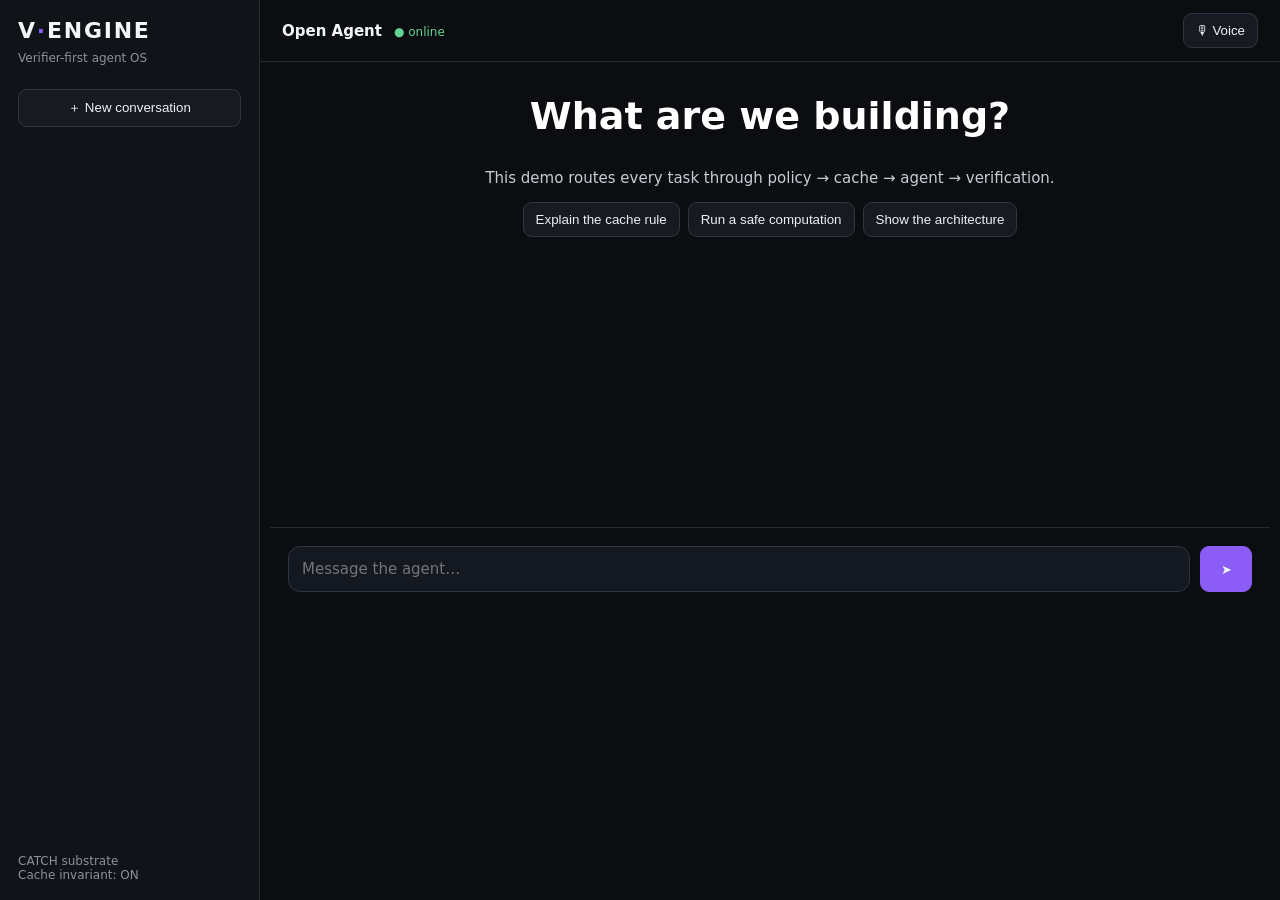
<file: vercel-app/api/web/index.html>
<!doctype html><html><head><meta charset="utf-8"><meta name="viewport" content="width=device-width,initial-scale=1"><title>V-Engine Open Agent</title><link rel="stylesheet" href="/web/styles.css"></head><body><aside><div class="brand">V<span>·</span>ENGINE</div><div class="muted">Verifier-first agent OS</div><button id="new">＋ New conversation</button><div id="sessions"></div><div class="sidefoot">CATCH substrate<br>Cache invariant: ON</div></aside><main><header><div><strong>Open Agent</strong><span id="status">● online</span></div><button id="voice">🎙 Voice</button></header><section id="messages"><div class="welcome"><h1>What are we building?</h1><p>This demo routes every task through policy → cache → agent → verification.</p><div class="chips"><button>Explain the cache rule</button><button>Run a safe computation</button><button>Show the architecture</button></div></div></section><footer><textarea id="input" rows="1" placeholder="Message the agent…"></textarea><button id="send">➤</button></footer></main><script src="/web/app.js"></script></body></html>
</file>
<file: web/styles.css>
*{box-sizing:border-box}body{margin:0;background:#0b0d10;color:#f4f5f7;font:15px system-ui,-apple-system,BlinkMacSystemFont,"Segoe UI",sans-serif;display:flex;height:100vh}aside{width:260px;background:#101318;border-right:1px solid #252a31;padding:18px;display:flex;flex-direction:column;gap:8px}.brand{font-size:22px;font-weight:800;letter-spacing:.08em}.brand span{color:#8b5cf6}.muted,.sidefoot{color:#8b929d;font-size:12px}.sidefoot{margin-top:auto}button{border:1px solid #303641;background:#171b21;color:#eef0f3;border-radius:9px;padding:9px 12px;cursor:pointer}button:hover{background:#20252d}#new{margin:16px 0}main{flex:1;display:flex;flex-direction:column;min-width:0}header{height:62px;border-bottom:1px solid #252a31;display:flex;align-items:center;justify-content:space-between;padding:0 22px}.header-actions{display:flex;gap:8px}header span{margin-left:12px;color:#62d394;font-size:12px}.welcome{margin:auto;max-width:720px;text-align:center;color:#c8cdd5}.welcome h1{font-size:38px;color:#fff}.chips{display:flex;gap:8px;justify-content:center;flex-wrap:wrap}.photo-hint{margin-top:16px;color:#8b929d;font-size:13px}.msg{max-width:820px;margin:18px auto;width:calc(100% - 40px);padding:14px 18px;border-radius:14px;line-height:1.6;white-space:pre-wrap}.user{background:#171b21}.assistant{background:#101318;border:1px solid #242a33}.meta{font-size:11px;color:#8b929d;margin-top:8px}.verified{color:#62d394}.unknown{color:#f2c66d}footer{display:flex;gap:10px;padding:18px;border-top:1px solid #252a31;max-width:1000px;width:100%;margin:auto}textarea{flex:1;resize:none;background:#141820;border:1px solid #303641;color:#fff;border-radius:12px;padding:13px;font:inherit;outline:none}#send{width:52px;background:#8b5cf6;border-color:#8b5cf6}@media(max-width:700px){aside{display:none}.welcome h1{font-size:30px}footer{padding:12px}.msg{width:calc(100% - 24px)}header{padding:0 12px}.header-actions{gap:4px}#voice{display:none}}
</file>
